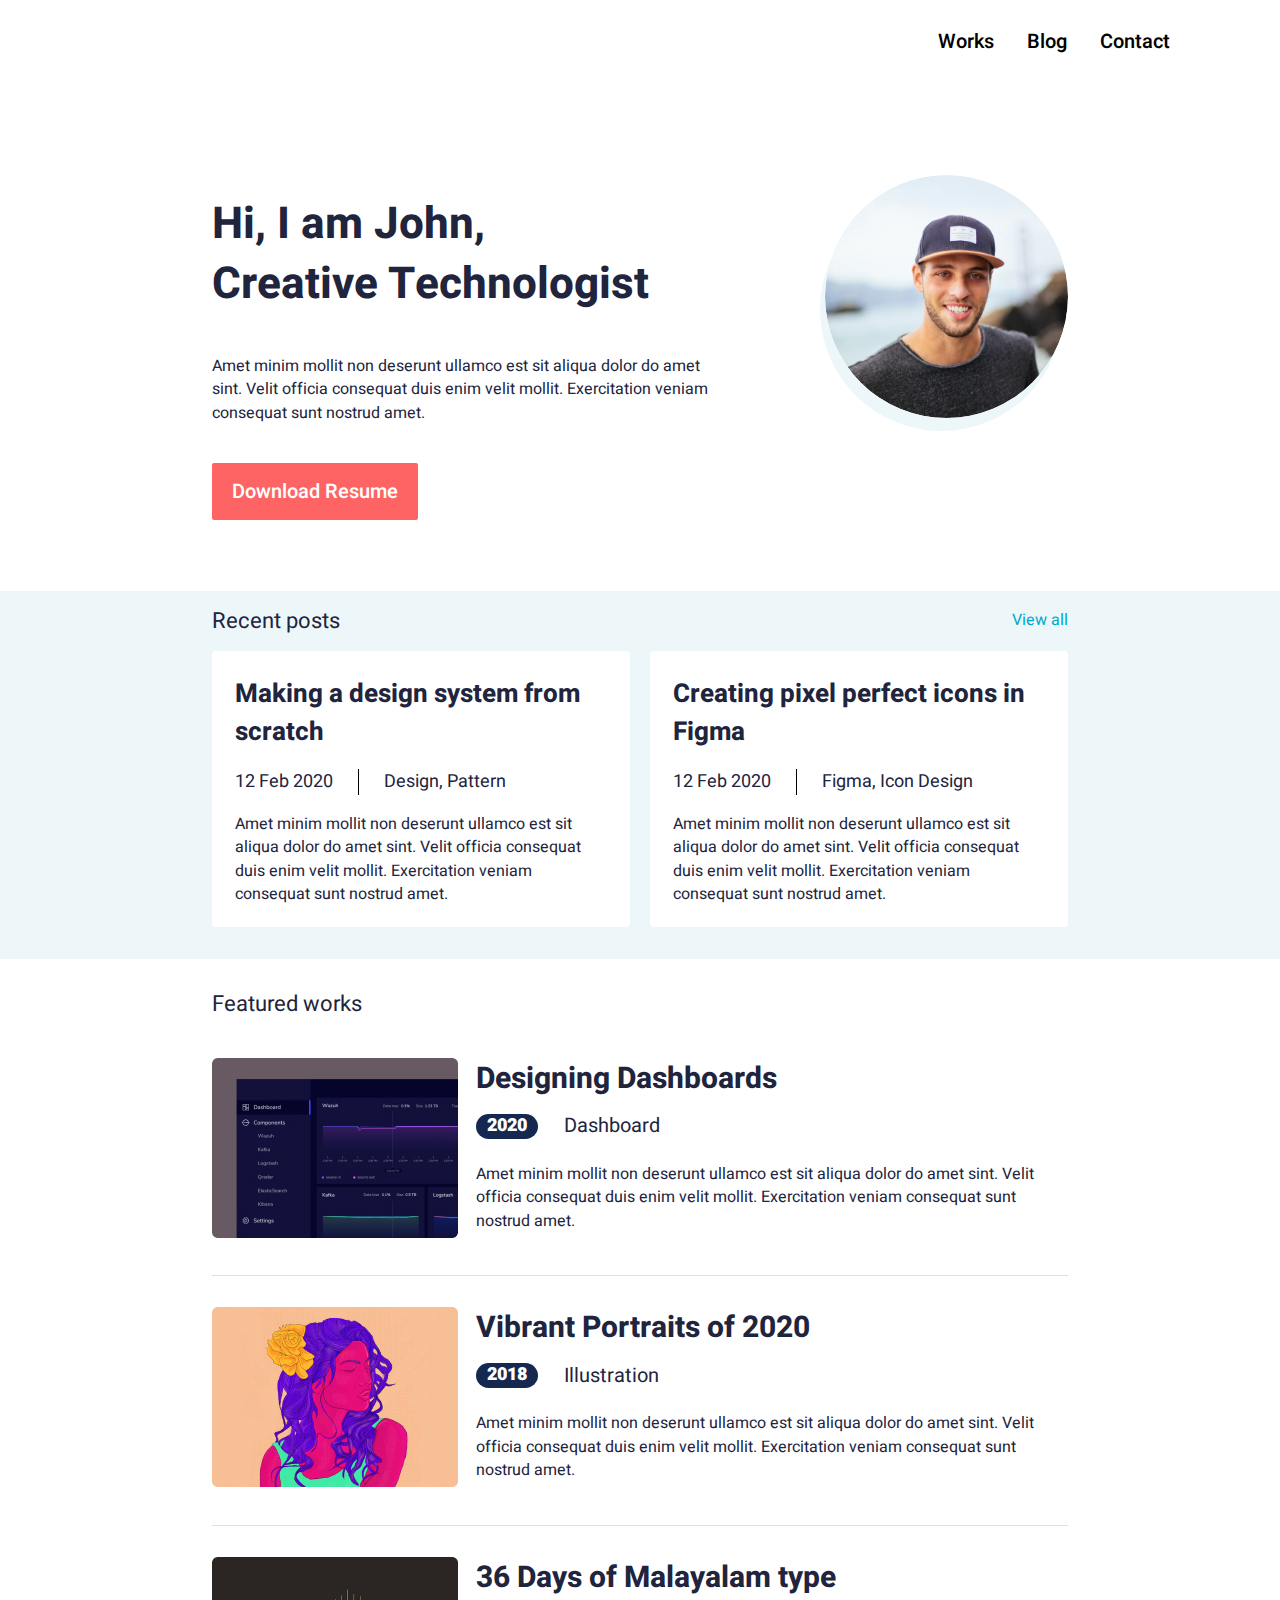
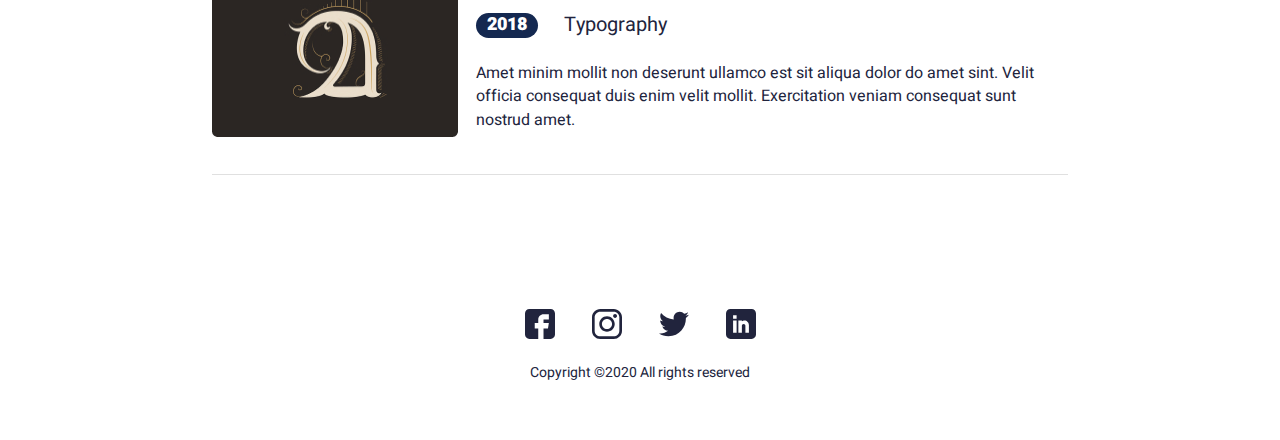
<file: index.html>
<!DOCTYPE html>
<html lang="uz">
<head>
    <meta charset="UTF-8">
    <meta http-equiv="X-UA-Compatible" content="IE=edge">
    <meta name="viewport" content="width=device-width, initial-scale=1.0">
    <title> John</title>
    <!--site icon -->
    <link rel="shortcut icon" href="photos/j-icon.png" type="image/x-icon">
    <!-- fonts -->
    
    <!-- font awesome -->
    <link rel="stylesheet" href="https://cdnjs.cloudflare.com/ajax/libs/font-awesome/6.0.0/css/all.min.css" integrity="sha512-9usAa10IRO0HhonpyAIVpjrylPvoDwiPUiKdWk5t3PyolY1cOd4DSE0Ga+ri4AuTroPR5aQvXU9xC6qOPnzFeg==" crossorigin="anonymous" referrerpolicy="no-referrer" />
    <!-- styles -->
    <link rel="stylesheet" href="css/normalize.css">
    <link rel="stylesheet" href="css/style.css">
    <link rel="stylesheet" href="css/media.css">
</head>
<body>
    <!-- header section -->
    <header class="header">
        <div class="header-container">
            <ul class="nav-list">
                <li class="nav-item"><a class="nav-item-link" href="works.html"target="blank"> Works</a></li>
                <li class="nav-item"><a class="nav-item-link" href="blog.html"target="blank">Blog</a></li>
                <li class="nav-item"><a class="nav-item-link" href="contact.html"target="blank"> Contact</a></li>
            </ul>
            <!-- threeline(hamburger) -->
            <div class="threeline">
                <span class="lines"></span>
                <span class="lines"></span>
                <span class="lines"></span>
            </div>
        </div>
    </header>
    <!-- main section -->
    <main class="main">
        
            <!-- hero -->
            <section class="hero">
                <div class="container hero-parent">
                    <div class="hero-text-content">
                        <h2 class="hero-title">Hi, I am John,<br>
                            Creative Technologist</h2>
                            <p class="hero-text">Amet minim mollit non deserunt ullamco est sit aliqua dolor do amet sint. Velit officia consequat duis enim velit mollit. Exercitation veniam consequat sunt nostrud amet.</p>
                            <button class="hero-btn">Download Resume</button>
                    </div>
                    <div class="hero-img"><img src="photos/hero-img.svg" srcset="photos/hero-img.svg 1x,photos/hero-img@2x.svg 2x" alt=""></div>
                </div>
            </section>
            <!-- recents  -->
            <section class="recents">
                <div class="container recents-parent">
                    
                    <!-- recents top -->
                    <div class="recents-top">
                        <h3 class="recents-title">Recent posts</h3>
                        <a href="#" class="recents-view-all">View all</a>
                    </div>

                    <!-- recents bottom -->
                    <div class="recents-bottom">
                        <!--recents card 1 -->
                        <div class="recents-card">
                            <h3 class="recents-card-title">Making a design system from scratch</h3>
                            <div class="recents-subtitle-rower"><h4 class="recents-card-subtitle">12 Feb 2020</h4>
                                <h4 class="recents-card-subtitle">Design, Pattern</h4></div>
                            <p class="recents-card-paragraph">Amet minim mollit non deserunt ullamco est sit aliqua dolor do amet sint. Velit officia consequat duis enim velit mollit. Exercitation veniam consequat sunt nostrud amet.</p>

                        </div>
                        <!-- racents card 2 -->
                        <div class="recents-card">
                            <h3 class="recents-card-title">Creating pixel perfect icons in Figma</h3>
                            <div class="recents-subtitle-rower"><h4 class="recents-card-subtitle">12 Feb 2020</h4>
                                <h4 class="recents-card-subtitle">Figma, Icon Design</h4></div>
                            <p class="recents-card-paragraph">Amet minim mollit non deserunt ullamco est sit aliqua dolor do amet sint. Velit officia consequat duis enim velit mollit. Exercitation veniam consequat sunt nostrud amet.</p>

                        </div>
                    </div>
                </div>
            </section> 
            <!-- featured -->
            <section class="featured">
                <div class="container featured-only-mobile">
                    <h4 class="featured-top0title">Featured works</h4>
                    <!-- featured card 1 -->
                    <a class="featured-card" href="detail1.html">
                        <div class="featured-card-img"><img src="photos/img1.jpg" alt="card img" srcset="photos/img1.jpg 1x, photos/img1.jpg 2x"
                            width="246" height="180"></div>
                        <div class="featured-card-text">
                            <h3 class="featured-card-title">Designing Dashboards</h3>
                            <div class="featured-card-subtitle">
                                <div class="featured-card-year-bg">
                                    <h4 class="featured-card-year">2020</h4>
                                </div>
                                <h3 class="featured-card-recommend">Dashboard</h3>
                            </div>
                            <p class="featured-card-paragraph">Amet minim mollit non deserunt ullamco est sit aliqua dolor do amet sint. Velit officia consequat duis enim velit mollit. Exercitation veniam consequat sunt nostrud amet.</p>
                        </div>

                    </a>
                    <!-- featured card 2 -->
                    <a class="featured-card" href="detail1.html">
                        <div class="featured-card-img"><img src="photos/img2.jpg" alt="card img" srcset="photos/img2.jpg 1x, photos/img2.jpg 2x"
                            width="246" height="180"></div>
                        <div class="featured-card-text">
                            <h3 class="featured-card-title">Vibrant Portraits of 2020</h3>
                            <div class="featured-card-subtitle">
                                <div class="featured-card-year-bg">
                                    <h4 class="featured-card-year">2018</h4>
                                </div>
                                <h3 class="featured-card-recommend">Illustration</h3>
                            </div>
                            <p class="featured-card-paragraph">Amet minim mollit non deserunt ullamco est sit aliqua dolor do amet sint. Velit officia consequat duis enim velit mollit. Exercitation veniam consequat sunt nostrud amet.</p>
                        </div>

                    </a>
                    <!-- featured card 3 -->
                    <a class="featured-card" href="detail1.html">
                        <div class="featured-card-img"><img src="photos/img3.jpg" alt="card img" srcset="photos/img3.jpg 1x, photos/img3.jpg 2x"
                            width="246" height="180"></div>
                        <div class="featured-card-text">
                            <h3 class="featured-card-title">36 Days of Malayalam type</h3>
                            <div class="featured-card-subtitle">
                                <div class="featured-card-year-bg">
                                    <h4 class="featured-card-year">2018</h4>
                                </div>
                                <h3 class="featured-card-recommend">Typography</h3>
                            </div>
                            <p class="featured-card-paragraph">Amet minim mollit non deserunt ullamco est sit aliqua dolor do amet sint. Velit officia consequat duis enim velit mollit. Exercitation veniam consequat sunt nostrud amet.</p>
                        </div>

                    </a>
                </div>
            </section>
        
    </main>
    <!-- footer section -->
    <footer class="footer">
        <div class="container">
            <div class="social-media">
                <a href="#"><img src="photos/fb.svg" alt="facebook  icon" width="30" height="30"></a>
                <a href="#"><img src="photos/insta.svg" alt="insta icon" width="30" height="30"></a>
                <a href="#"><img src="photos/twitter.svg" alt="twitter icon"width="30" height="30"></a>
                <a href="#"><img src="photos/Linkedin.svg" alt="linkedin icon"width="30" height="30"></a>
            </div>
            <h3 class="copyright">Copyright &copy2020 All rights reserved
            </h3>
        </div>
    </footer> 
</body>
</html>
</file>
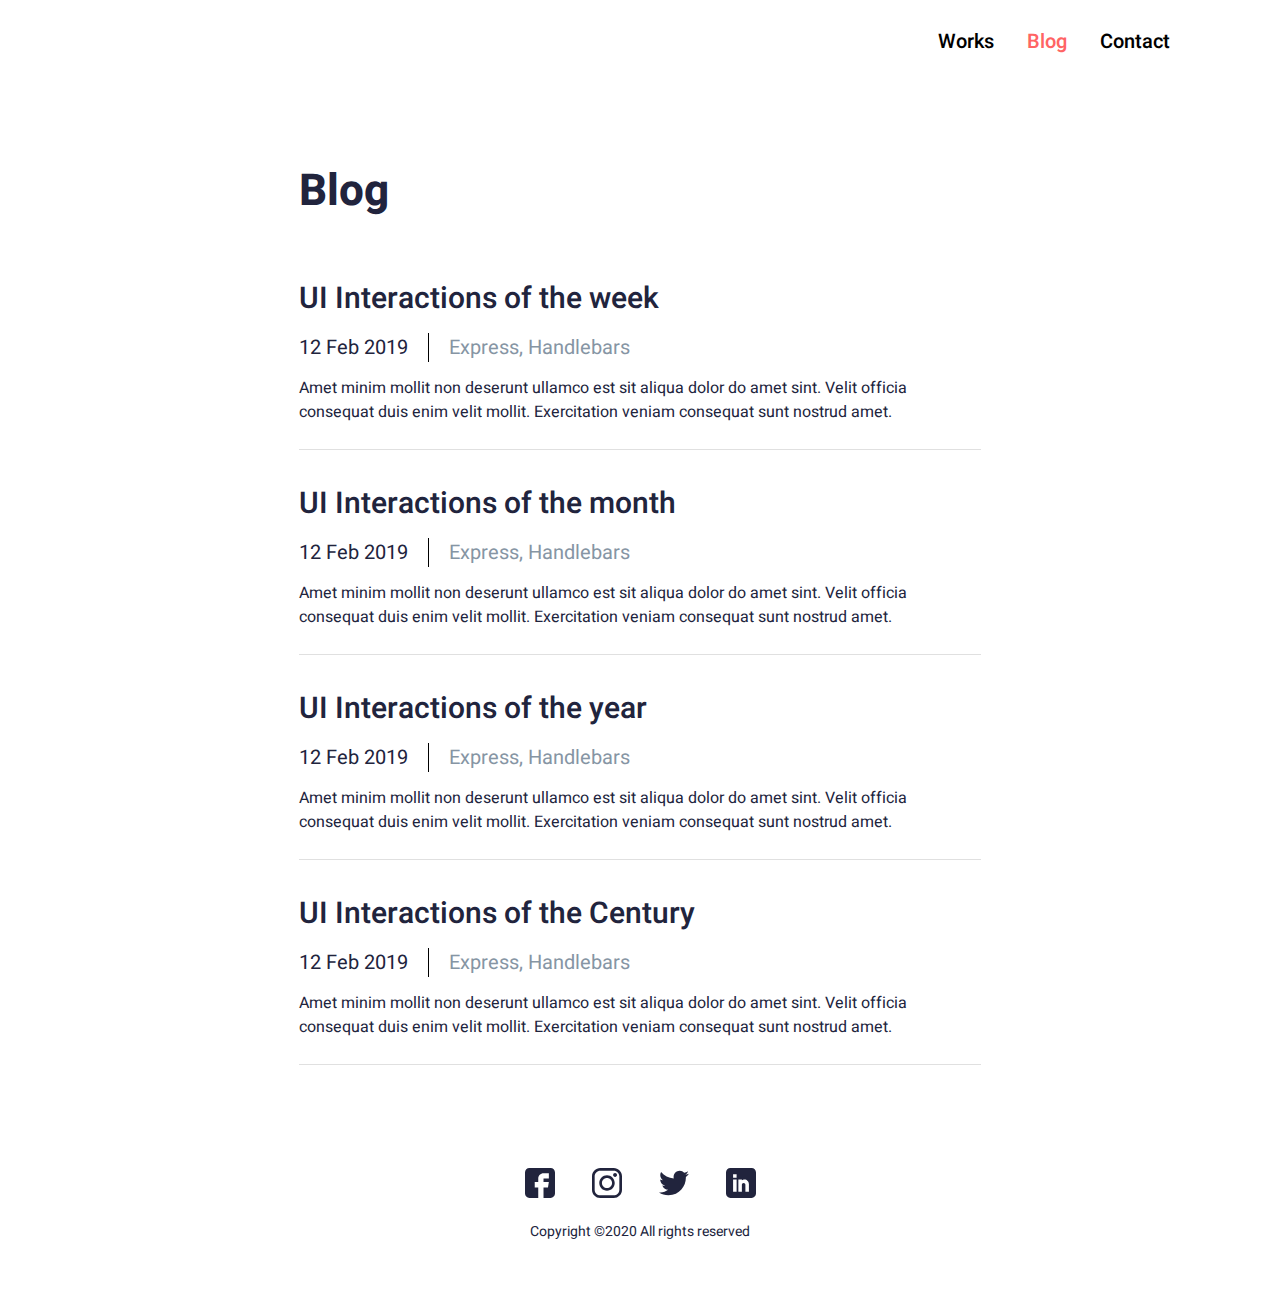
<file: blog.html>
<!DOCTYPE html>
<html lang="uz">
<head>
    <meta charset="UTF-8">
    <meta http-equiv="X-UA-Compatible" content="IE=edge">
    <meta name="viewport" content="width=device-width, initial-scale=1.0">
    <title> John/Blog</title>
    <!--site icon -->
    <link rel="shortcut icon" href="photos/j-icon.png" type="image/x-icon">
    <!-- fonts -->
    
    <!-- font awesome -->
    <link rel="stylesheet" href="https://cdnjs.cloudflare.com/ajax/libs/font-awesome/6.0.0/css/all.min.css" integrity="sha512-9usAa10IRO0HhonpyAIVpjrylPvoDwiPUiKdWk5t3PyolY1cOd4DSE0Ga+ri4AuTroPR5aQvXU9xC6qOPnzFeg==" crossorigin="anonymous" referrerpolicy="no-referrer" />
    <!-- styles -->
    <link rel="stylesheet" href="css/normalize.css">
    <link rel="stylesheet" href="css/style.css">
    <link rel="stylesheet" href="css/media.css">
</head>
<body>
    <!-- header section -->
    <!--blog header styles in style.css  -->
    <header class="header">
        <div class="header-container">
            <ul class="nav-list">
                <li class="nav-item"><a class="nav-item-link" href="works.html"target="blank"> Works</a></li>
                <li class="nav-item"><a class="nav-item-link active1" href="blog.html"target="blank">Blog</a></li>
                <li class="nav-item"><a class="nav-item-link" href="contact.html"target="blank"> Contact</a></li>
            </ul>
            <!-- threeline(hamburger) -->
            <div class="threeline">
                <span class="lines"></span>
                <span class="lines"></span>
                <span class="lines"></span>
            </div>
        </div>
    </header>
    <!-- main -->
    <main class="main">
        <!-- blog -->
        <section class="blog">
            <div class="blog-container">
                <h2 class="blog-top-title">Blog</h2>
                <div class="blog-cards">
                    <!-- blog card 1 -->
                    <div class="blog-card">
                        <h3 class="blog-title">UI Interactions of the week</h3>
                        <div class="blog-wrap"><h3 class="blog-wrap-year">12 Feb 2019</h3>
                        <p class="blog-wrap-recommend">Express, Handlebars</p>
                        </div>
                        <p class="blog-paragraph">Amet minim mollit non deserunt ullamco est sit aliqua dolor do amet sint. Velit officia consequat duis enim velit mollit. Exercitation veniam consequat sunt nostrud amet.</p>
                    </div>

                    <!-- blog card 2 -->
                    <div class="blog-card">
                        <h3 class="blog-title">UI Interactions of the month</h3>
                        <div class="blog-wrap"><h3 class="blog-wrap-year">12 Feb 2019</h3>
                        <p class="blog-wrap-recommend">Express, Handlebars</p>
                        </div>
                        <p class="blog-paragraph">Amet minim mollit non deserunt ullamco est sit aliqua dolor do amet sint. Velit officia consequat duis enim velit mollit. Exercitation veniam consequat sunt nostrud amet.</p>
                    </div>

                    <!-- blog card 3 -->
                    <div class="blog-card">
                        <h3 class="blog-title">UI Interactions of the year</h3>
                        <div class="blog-wrap"><h3 class="blog-wrap-year">12 Feb 2019</h3>
                        <p class="blog-wrap-recommend">Express, Handlebars</p>
                        </div>
                        <p class="blog-paragraph">Amet minim mollit non deserunt ullamco est sit aliqua dolor do amet sint. Velit officia consequat duis enim velit mollit. Exercitation veniam consequat sunt nostrud amet.</p>
                    </div>

                    <!-- blog card 4 -->
                    <div class="blog-card">
                        <h3 class="blog-title">UI Interactions of the Century</h3>
                        <div class="blog-wrap"><h3 class="blog-wrap-year">12 Feb 2019</h3>
                        <p class="blog-wrap-recommend">Express, Handlebars</p>
                        </div>
                        <p class="blog-paragraph">Amet minim mollit non deserunt ullamco est sit aliqua dolor do amet sint. Velit officia consequat duis enim velit mollit. Exercitation veniam consequat sunt nostrud amet.</p>
                    </div>
                </div>
            </div>
        </section>
    </main>
    <!-- footer section -->
    <!-- blog footer styles in style.css -->
    
    <footer class="footer">
        <div class="container">
            <div class="social-media">
                <a href="#"><img src="photos/fb.svg" alt="facebook icon" width="30" height="30"></a>
                <a href="#"><img src="photos/insta.svg" alt="insta icon" width="30" height="30"></a>
                <a href="#"><img src="photos/twitter.svg" alt="twitter icon"width="30" height="30"></a>
                <a href="#"><img src="photos/Linkedin.svg" alt="linkedin icon"width="30" height="30"></a>
            </div>
            <h3 class="copyright">Copyright &copy2020 All rights reserved
            </h3>
        </div>
    </footer>
</body>
</file>
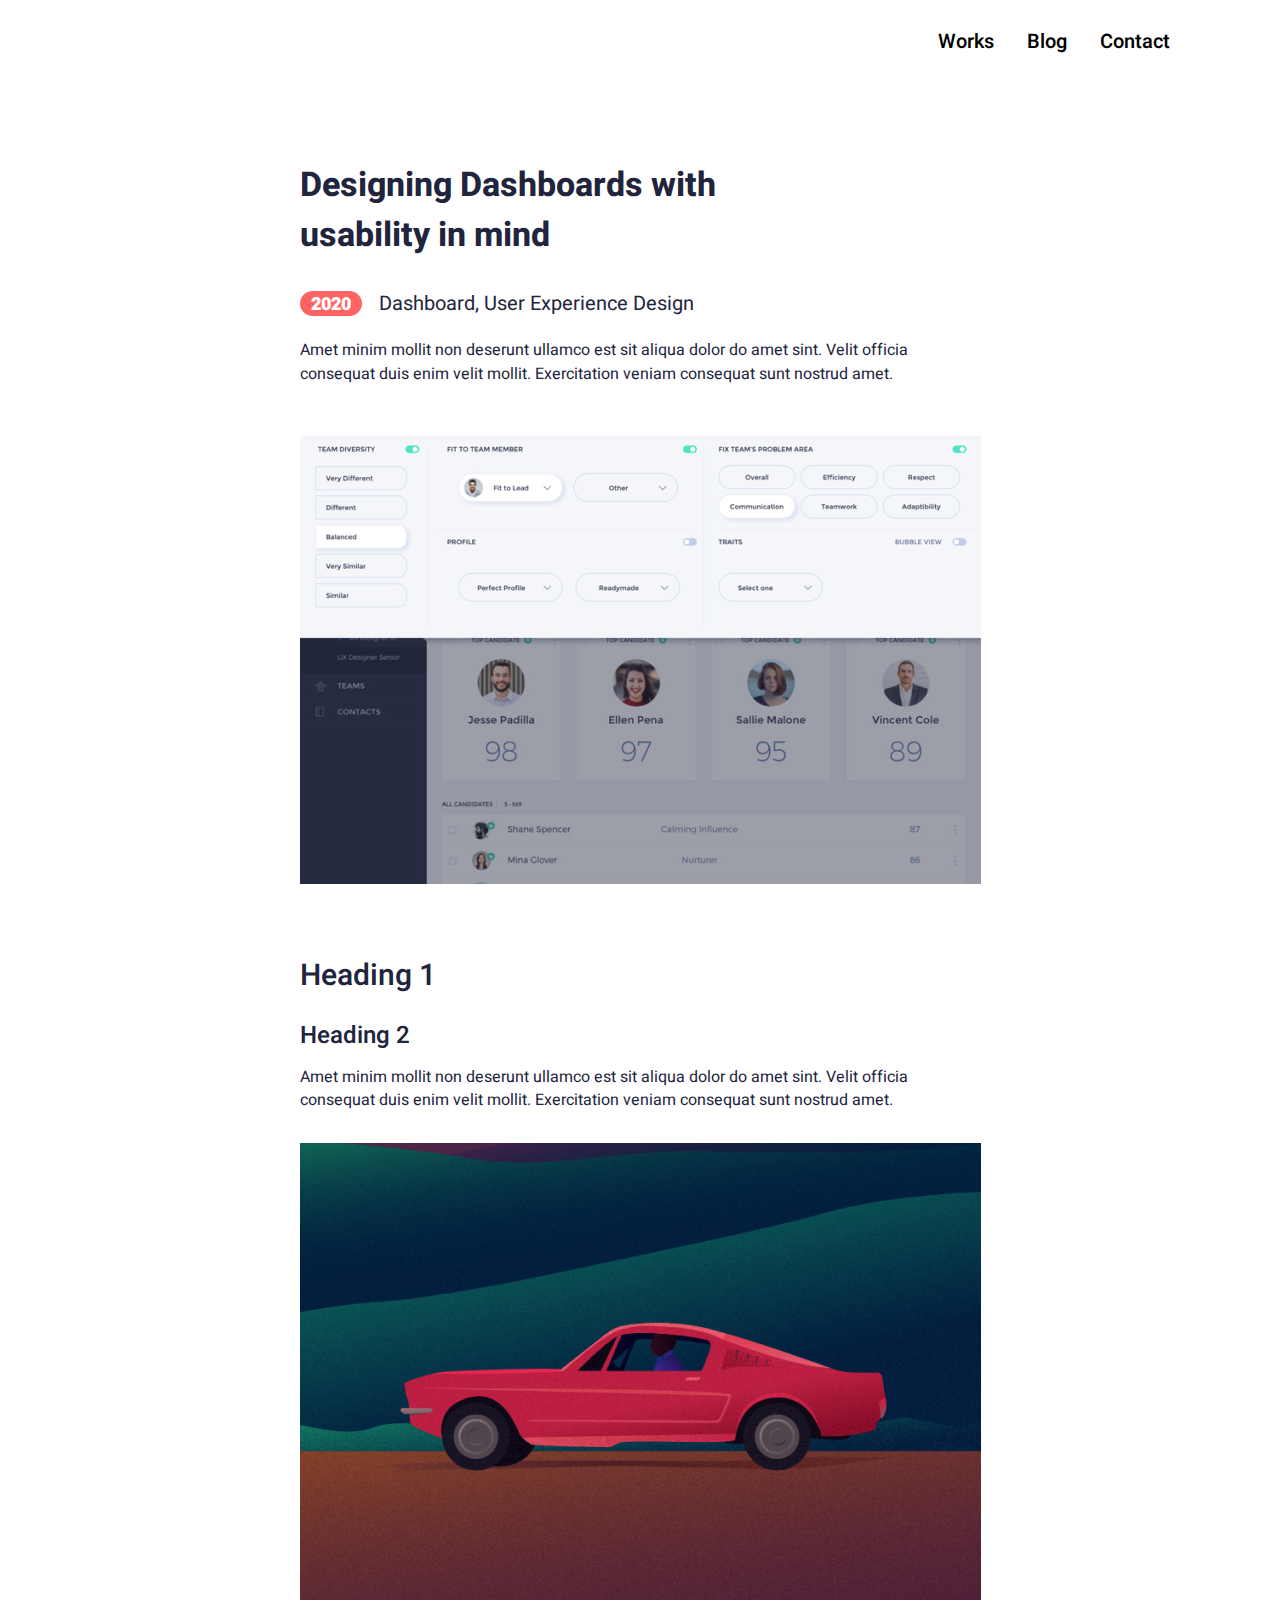
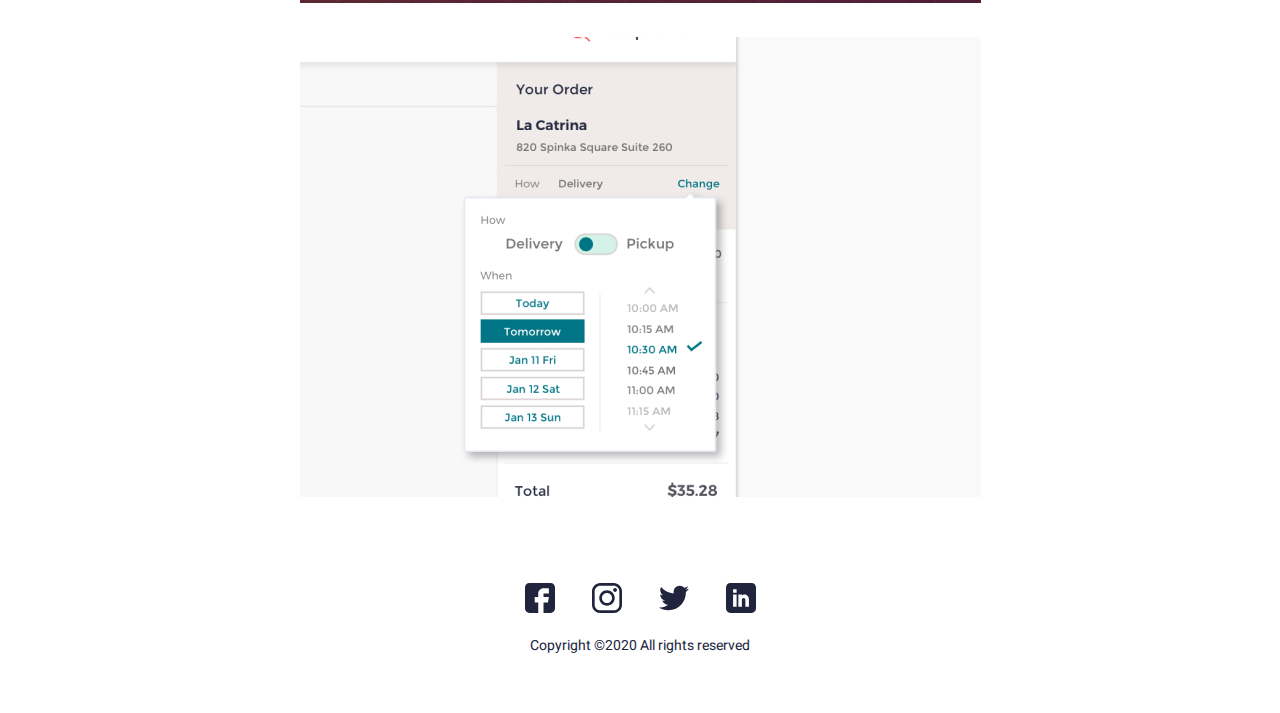
<file: detail1.html>
<!DOCTYPE html>
<html lang="uz">
<head>
    <meta charset="UTF-8">
    <meta http-equiv="X-UA-Compatible" content="IE=edge">
    <meta name="viewport" content="width=device-width, initial-scale=1.0">
    <title> John/detail</title>
    <!--site icon -->
    <link rel="shortcut icon" href="photos/j-icon.png" type="image/x-icon">
    <!-- fonts -->
    
    <!-- font awesome -->
    <link rel="stylesheet" href="https://cdnjs.cloudflare.com/ajax/libs/font-awesome/6.0.0/css/all.min.css" integrity="sha512-9usAa10IRO0HhonpyAIVpjrylPvoDwiPUiKdWk5t3PyolY1cOd4DSE0Ga+ri4AuTroPR5aQvXU9xC6qOPnzFeg==" crossorigin="anonymous" referrerpolicy="no-referrer" />
    <!-- styles -->
    <link rel="stylesheet" href="css/normalize.css">
    <link rel="stylesheet" href="css/style.css">
    <link rel="stylesheet" href="css/media.css">
</head>
<body>
    <!-- header section -->
    <header class="header">
        <div class="header-container">
            <ul class="nav-list">
                <li class="nav-item"><a class="nav-item-link"     href="works.html"target="blank"> Works</a></li>
                <li class="nav-item"><a class="nav-item-link"     href="blog.html"target="blank">Blog</a></li>
                <li class="nav-item"><a class="nav-item-link"     href="contact.html"target="blank"> Contact</a></li>
            </ul>
            <!-- threeline(hamburger) -->
            <div class="threeline">
                <span class="lines"></span>
                <span class="lines"></span>
                <span class="lines"></span>
            </div>
        </div>
    </header>
    <!--main  -->
    <main class="main">
        <!-- main top -->
        <section class="main-top">
            <div class="detail-container ali">
                <div class="main-top-text-content">
                    <h2 class="main-top-title">
                        Designing Dashboards with usability in mind
                    </h2>
                    <div class="main-top-wrap">
                        <div class="main-top-year-bg">
                            <h3 class="main-top-year">2020</h3>
                        </div>
                        <h3 class="main-top-recommend">Dashboard, User Experience Design</h3>
                    </div>
                    
                    <p class="main-top-paragraph">Amet minim mollit non deserunt ullamco est sit aliqua dolor do amet sint. Velit officia consequat duis enim velit mollit. Exercitation veniam consequat sunt nostrud amet.</p>
                </div>
                <div class="main-top-img"><img class="main-top-image" src="photos/detail-maintop-img.jpg" alt="detail img" srcset="photos/detail-maintop-img.jpg 1x, photos/detail-maintop-img@2x.jpg 2x"> </div>
            </div>
        </section>
        <!-- main center -->
        <section class="main-center">
            <div class="detail-container">
                <div class="main-center-text-conten">
                    <h2 class="main-center-title">Heading 1</h2>
                    <h3 class="main-center-subtitle">Heading 2</h3>
                    <p class="main-center-paragraph">Amet minim mollit non deserunt ullamco est sit aliqua dolor do amet sint. Velit officia consequat duis enim velit mollit. Exercitation veniam consequat sunt nostrud amet.</p>
                </div>
                <div class="main-center-img-cover">
                    <img class="main-center-img
                    " src="photos/detail-maincenter-img.jpg" srcset="photos/detail-maincenter-img.jpg 1x, photos/detail-maincenter-img@2x.jpg" alt="img of detail">
                    
                    <img class="main-center-img
                    " src="photos/detail-maincenter-img2.jpg" srcset="photos/detail-maincenter-img2.jpg 1x, photos/detail-maincenter-img2@2x.jpg" alt="img of detail" >
                </div>
            </div>
        </section>
    </main>
    <!-- footer section -->
    <!-- detail footer styles in style.css -->
    <footer class="footer">
        <div class="container">
            <div class="social-media">
                <a href="#"><img src="photos/fb.svg" alt="facebook  icon" width="30" height="30"></a>
                <a href="#"><img src="photos/insta.svg" alt="insta icon" width="30" height="30"></a>
                <a href="#"><img src="photos/twitter.svg" alt="twitter icon"width="30" height="30"></a>
                <a href="#"><img src="photos/Linkedin.svg" alt="linkedin icon"width="30" height="30"></a>
            </div>
            <h3 class="copyright">Copyright &copy2020 All rights reserved
            </h3>
        </div>
    </footer>




</body>
</file>
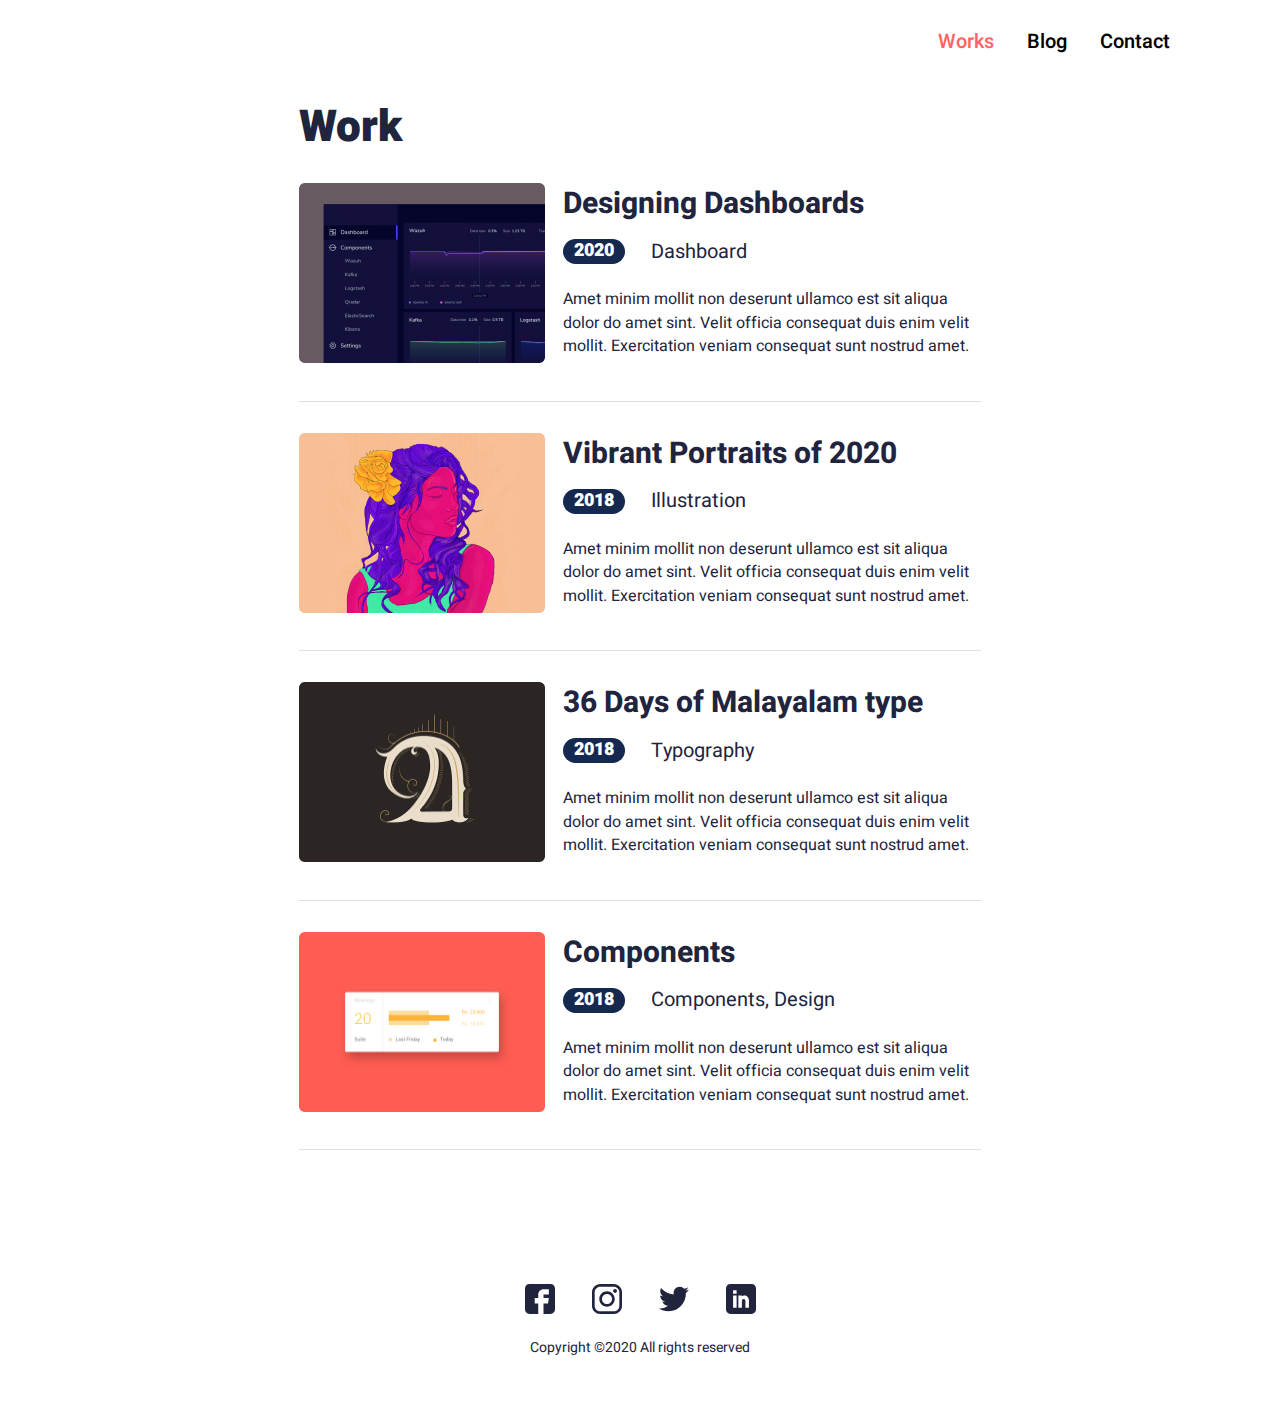
<file: works.html>
<!DOCTYPE html>
<html lang="uz">
<head>
    <meta charset="UTF-8">
    <meta http-equiv="X-UA-Compatible" content="IE=edge">
    <meta name="viewport" content="width=device-width, initial-scale=1.0">
    <title> John/works</title>
    <!--site icon -->
    <link rel="shortcut icon" href="photos/j-icon.png" type="image/x-icon">
    <!-- fonts -->
    
    <!-- font awesome -->
    <link rel="stylesheet" href="https://cdnjs.cloudflare.com/ajax/libs/font-awesome/6.0.0/css/all.min.css" integrity="sha512-9usAa10IRO0HhonpyAIVpjrylPvoDwiPUiKdWk5t3PyolY1cOd4DSE0Ga+ri4AuTroPR5aQvXU9xC6qOPnzFeg==" crossorigin="anonymous" referrerpolicy="no-referrer" />
    <!-- styles -->
    <link rel="stylesheet" href="css/normalize.css">
    <link rel="stylesheet" href="css/style.css">
    <link rel="stylesheet" href="css/media.css">
</head>
<body>
    <!-- header section -->
    <!-- blog header styles in style.css -->
    <header class="header">
        <div class="header-container">
            <ul class="nav-list">
                <li class="nav-item "><a class="nav-item-link active1" href="works.html" target="blank"> Works</a></li>
                <li class="nav-item"><a class="nav-item-link" href="blog.html"target="blank">Blog</a></li>
                <li class="nav-item"><a class="nav-item-link" href="contact.html"target="blank"> Contact</a></li>
            </ul>
            <!-- threeline(hamburger) -->
            <div class="threeline">
                <span class="lines"></span>
                <span class="lines"></span>
                <span class="lines"></span>
            </div>
        </div>
    </header>
    <!-- main section -->
    <main class="main">
        <!-- featured -->
        <section class="featured">
            <section class="blog-container featured-only-mobile">
                <h4 class="works-featured-top-title">Work</h4>
                <!-- featured card 1 -->
                <a class="featured-card" href="detail1.html">
                    <div class="featured-card-img"><img src="photos/img1.jpg" alt="card img" srcset="photos/img1.jpg 1x, photos/img1@2x.jpg 2x"
                        width="246" height="180"></div>
                    <div class="featured-card-text">
                        <h3 class="featured-card-title">Designing Dashboards</h3>
                        <div class="featured-card-subtitle">
                            <div class="featured-card-year-bg">
                                <h4 class="featured-card-year">2020</h4>
                            </div>
                            <h3 class="featured-card-recommend">Dashboard</h3>
                        </div>
                        <p class="featured-card-paragraph">Amet minim mollit non deserunt ullamco est sit aliqua dolor do amet sint. Velit officia consequat duis enim velit mollit. Exercitation veniam consequat sunt nostrud amet.</p>
                    </div>

                </a>
                <!-- featured card 2 -->
                <a class="featured-card" href="detail1.html">
                    <div class="featured-card-img"><img src="photos/img2.jpg" alt="card img" srcset="photos/img2.jpg 1x, photos/img2@2x.jpg 2x"
                        width="246" height="180"></div>
                    <div class="featured-card-text">
                        <h3 class="featured-card-title">Vibrant Portraits of 2020</h3>
                        <div class="featured-card-subtitle">
                            <div class="featured-card-year-bg">
                                <h4 class="featured-card-year">2018</h4>
                            </div>
                            <h3 class="featured-card-recommend">Illustration</h3>
                        </div>
                        <p class="featured-card-paragraph">Amet minim mollit non deserunt ullamco est sit aliqua dolor do amet sint. Velit officia consequat duis enim velit mollit. Exercitation veniam consequat sunt nostrud amet.</p>
                    </div>

                </a>
                <!-- featured card 3 -->
                <a class="featured-card" href="detail1.html">
                    <div class="featured-card-img"><img src="photos/img3.jpg" alt="card img" srcset="photos/img3.jpg 1x, photos/img3@2x.jpg 2x"
                        width="246" height="180"></div>
                    <div class="featured-card-text">
                        <h3 class="featured-card-title">36 Days of Malayalam type</h3>
                        <div class="featured-card-subtitle">
                            <div class="featured-card-year-bg">
                                <h4 class="featured-card-year">2018</h4>
                            </div>
                            <h3 class="featured-card-recommend">Typography</h3>
                        </div>
                        <p class="featured-card-paragraph">Amet minim mollit non deserunt ullamco est sit aliqua dolor do amet sint. Velit officia consequat duis enim velit mollit. Exercitation veniam consequat sunt nostrud amet.</p>
                    </div>
                </a>
                <!-- featured card 4 -->
                <a class="featured-card" href="detail1.html">
                    <div class="featured-card-img"><img src="photos/img4.jpg" alt="card img" srcset="photos/img4.jpg 1x, photos/img4@2x.jpg 2x"
                        width="246" height="180"></div>
                    <div class="featured-card-text">
                        <h3 class="featured-card-title">Components</h3>
                        <div class="featured-card-subtitle">
                            <div class="featured-card-year-bg">
                                <h4 class="featured-card-year">2018</h4>
                            </div>
                            <h3 class="featured-card-recommend">Components, Design</h3>
                        </div>
                        <p class="featured-card-paragraph">Amet minim mollit non deserunt ullamco est sit aliqua dolor do amet sint. Velit officia consequat duis enim velit mollit. Exercitation veniam consequat sunt nostrud amet.</p>
                    </div>
                </a>
            </section>
        </section>

    </main>
    <!-- footer -->
    <!-- works footer styles in style.css -->
    <footer class="footer">
        <div class="container">
            <div class="social-media">
                <a href="#"><img src="photos/fb.svg" alt="facebook  icon" width="30" height="30"></a>
                <a href="#"><img src="photos/insta.svg" alt="insta icon" width="30" height="30"></a>
                <a href="#"><img src="photos/twitter.svg" alt="twitter icon"width="30" height="30"></a>
                <a href="#"><img src="photos/Linkedin.svg" alt="linkedin icon"width="30" height="30"></a>
            </div>
            <h3 class="copyright">Copyright &copy2020 All rights reserved
            </h3>
        </div>
    </footer>



</body>
</file>
<file: css/style.css>
*{
    /* outline: 1px solid red; */
}
/* heebo-regular - latin */
@font-face {
    font-family: 'Heebo';
    font-style: normal;
    font-weight: 400;
    src: local(''),
         url('../fonts/heebo-v18-latin-regular.woff2') format('woff2'), /* Chrome 26+, Opera 23+, Firefox 39+ */
         url('../fonts/heebo-v18-latin-regular.woff') format('woff'); /* Chrome 6+, Firefox 3.6+, IE 9+, Safari 5.1+ */
}
/* heebo-500 - latin */
@font-face {
    font-family: 'Heebo';
    font-style: normal;
    font-weight: 500;
    src: local(''),
       url('../fonts/heebo-v18-latin-500.woff2') format('woff2'),/* Chrome 26+, Opera 23+, Firefox 39+ */
       url('../fonts/heebo-v18-latin-500.woff') format('woff'); * Chrome 6+, Firefox 3.6+, IE 9+, Safari 5.1+ */
}
/* heebo-700 - latin */
@font-face {
    font-family: 'Heebo';
    font-style: normal;
    font-weight: 700;
    src: local(''),
       url('../fonts/heebo-v18-latin-700.woff2') format('woff2'),/* Chrome 26+, Opera 23+, Firefox 39+ */
       url('../fonts/heebo-v18-latin-700.woff') format('woff'); * Chrome 6+, Firefox 3.6+, IE 9+, Safari 5.1+ */
}
/* heebo-900 - latin */
@font-face {
    font-family: 'Heebo';
    font-style: normal;
    font-weight: 900;
    src: local(''),
       url('../fonts/heebo-v18-latin-900.woff2') format('woff2'),/* Chrome 26+, Opera 23+, Firefox 39+ */
       url('../fonts/heebo-v18-latin-900.woff') format('woff'); * Chrome 6+, Firefox 3.6+, IE 9+, Safari 5.1+ */
}


/* global styles */
*,
*::after,
*::before{
    margin: 0;
    padding: 0;
    box-sizing: border-box;
}
html{
    font-size: 10px;
    height: 100%;
}
body{
    font-family:'Heebo';
    font-size: 1.6rem;
    font-weight: 400;
    line-height: 2.35rem;
    color:var(--basic-color);
    scroll-behavior: smooth;
    height: 100%;
    background-color: #fff;
}
.container{
    width: 100%;
    max-width: 896px;
    padding: 0 2rem;
    margin: 0 auto;
}
/* variables */
:root{
    --basic-color:#21243D;
    --btn-bg-hover:#FF6464;
    --recents-bgc:#EDF7FA;
    --white-color:#fff;
    --linker-color:#00A8CC;
    --year-bgc:#142850;
    --light-color:#8695A4;
    --nav-item-color:#000;
    --hr-color:#E0E0E0;
}
/* /global styles */



/* HEADER SECTION */
.header { 
    padding: 2.7rem 0;
}
.header-container {
    width: 100%;
    max-width: 944px;
    padding: 0 6rem;
    margin: 0 auto;
}
.nav-list {
    display: flex;
    list-style: none;
    margin-left: 710px;
}

.threeline{
    display: none;
}
.nav-item:not(:last-child) {
    margin-right: 3.3rem;


}
.nav-item a:hover{
    opacity: 0.8;

}
.nav-item a:active{
    opacity: 0.6;

}
.nav-item-link{
    font-weight: 500;
    font-size: 2rem;
    line-height: 2.938rem;
    color: var(--nav-item-color);
    text-decoration: none;
    display: inline-block;
    

}
.active1{
    color:var(--btn-bg-hover) ; 
}


/* MAIN SECTION */


/* hero */


.hero {
    padding:11.13rem 0 7.1rem 0 ;
}
.hero-parent {
    display: flex;
    justify-content: space-between;

}
.hero-title {
    font-weight: 700;
    font-size: 4.4rem;
    line-height: 6rem;
    color: var(--basic-color);
    margin-bottom: 4rem;
}
.hero-text{
    width: 497px;
    margin-bottom: 3.8rem;
}
.hero-btn:hover{
    opacity: 0.8;
}
.hero-btn:active{
    opacity: 0.6;
}
.hero-btn {
    font-weight: 500;
    font-size: 2rem;
    padding: 1.7rem 2rem;
    color: var(--white-color);
    background-color: var(--btn-bg-hover);
    border-radius: 0.2rem;
    border: none;
}
.hero-img img{
    box-shadow: -5px 13px 0 #EDF7FA;
    border-radius: 50%;
    margin-top: -2rem;
}
/* recents */
.recents{
    background-color: var(--recents-bgc);
    padding-bottom: 3.2rem;
}
.recents-parent {
    display: flex;
    flex-direction: column;
}
.recents-top {
    display: flex;
    align-items: center;
    justify-content: space-between;
}
.recents-title {
    font-weight: 400;
    font-size: 2.2rem;
    line-height: 6rem;
    color: var(--basic-color);
}
.recents-view-all {
    text-decoration: none;
    color: var(--linker-color);
}
.recents-bottom {
    display: flex;
    justify-content: space-between;
    align-items: center;
}
.recents-card {
    display: inline-block;
    background-color: var(--white-color);
    border-radius: 0.4rem;
    padding: 2.4rem 2.1rem 2rem 2.3rem;
}
.recents-card-title { 
    width: 374px;
    font-weight: 700;
    font-size: 2.6rem;
    line-height: 3.819rem;
    color: var(--basic-color);
    margin-bottom: 1.7rem;

}
.recents-subtitle-rower{
    display: flex;
    align-items: center;
    margin-bottom: 1.8rem;
}
.recents-card-subtitle:not(:last-child){
    border-right: 1px solid var(--nav-item-color);
    margin-right: 2.5rem;
    padding-right: 2.5rem;

}

.recents-card-subtitle {
    font-size: 1.8rem;
    font-weight: 400;
    line-height: 2.644rem;
    color: var(--basic-color);
}
.recents-card-paragraph {   
    width: 368px;

}
/* featured works top title */
.works-featured-top-title{
    font-weight: 900;
    font-size: 4.4rem;
    line-height: 6rem;
    color: var(--basic-color);
    margin-bottom: 2.5rem;
}
/* featured */
.featured {
    padding: 1.5rem 0 8.3rem 0;
}
.featured-top0title {
    font-weight: 400;
    font-size: 2.2rem;
    line-height: 6rem;
    color: var(--basic-color);
    margin-bottom: 2.4rem;
}
.featured-card:not(:last-child){
    margin-bottom: 3.1rem;
}
.featured-card {
    text-decoration: none;
    display: flex;
    border-bottom: 1px solid #E0E0E0 ;
    padding-bottom: 3rem;
}
.featured-card-img {
    margin-right: 1.8rem;
}
.featured-card-text {
    margin-top: 1rem;
}
.featured-card-title {
    font-weight: 700;
    font-size: 3rem;
    color: var(--basic-color);
    margin-bottom: 2rem;
}
.featured-card-subtitle {
    display: flex;
    align-items: center;
    margin-bottom: 2.2rem;
}
.featured-card-year-bg {
    width: 6.2rem;
    height: 2.5rem;
    border-radius: 1.6rem;
    background-color: var(--year-bgc);
    text-align: center;
    display: block;
    margin-right: 2.6rem;
}
.featured-card-year {
    font-weight: 900;
    font-size: 1.8rem;
    color: var(--white-color);

}
.featured-card-recommend {
    font-weight: 400;
    font-size: 2rem;
    line-height: 2.938rem;
    color: var(--basic-color);
}
.featured-card-paragraph{
    font-weight: 400;
    color: var(--basic-color);
}
/* footer section */
.footer {
    text-align: center;
    padding: 5.1rem 0 5.4rem 0;
}
.social-media{
    margin-bottom: 1.3rem;
}
.social-media a:not(:last-child) {
    margin-right: 3.3rem;
    

}
.copyright {
    font-weight: 400;
    font-size: 1.4rem;
    line-height: 2.56rem;
    color: var(--basic-color);
}

/* NAV BLOG SECTION */
.blog-container {
    width: 100%;
    max-width: 722px;
    padding: 0 2rem;
    margin: 0 auto;

}
.blog-top-title {
    font-weight: 700;
    font-size: 4.4rem;
    line-height: 6rem;
    color: var(--basic-color);
    margin-top: 7.9rem;
    margin-bottom: 5.5rem;
}
.blog-cards {
}
.blog-card {
    border-bottom: 1px solid var(--hr-color);
    padding-bottom: 2.5rem;
}
.blog-card:not(:last-child){
    margin-bottom: 3.2rem;
}
.blog-card:last-child{
    margin-bottom: 5.2rem;
}
.blog-title {
    font-weight: 500;
    font-size: 3rem;
    line-height: 4.4rem;
    color: var(--basic-color);
    margin-bottom: 1.2rem;
}
.blog-wrap {
    display: flex;
    align-items: center;
    margin-bottom: 1.5rem;
}
.blog-wrap-year {
    font-weight: 400;
    font-size: 2rem;
    line-height: 2.9rem;
    color: var(--basic-color);
    border-right: 1px solid var(--nav-item-color);
    padding-right: 2rem;
    margin-right: 2rem;
    
}
.blog-wrap-recommend {
    font-weight: 400;
    font-size: 2rem;
    line-height: 2.9rem;
    color: var(--light-color);
}
/* detail section */

/* detail main top */
.main-top {
    margin-top: 7.8rem;
    margin-bottom: 5.4rem;
}
.detail-container {
    width: 100%;
    max-width: 721px;
    padding: 0 2rem;
    margin: 0 auto;
}
.main-top-text-content {
}
.main-top-title {
    width: 506px;
    font-weight: 700;
    font-size: 3.4rem;
    line-height: 4.99rem;
    color: var(--basic-color);
    margin-bottom: 3rem;
}
.main-top-wrap {
    display: flex;
    align-items: center;
    margin-bottom: 2.3rem;
}
.main-top-year-bg {
    width: 62px;
    height: 25px;
    border-radius: 1.6rem;
    background-color: var(--btn-bg-hover);
    display: flex;
    justify-content: center;
    padding: 0.2rem;
    margin-right: 1.7rem;
}
.main-top-year {
    font-weight: 900;
    font-size: 1.8rem;
    color: var(--white-color);
}
.main-top-recommend {
    font-weight: 400;
    font-size: 2rem;
    color: var(--basic-color);
}
.main-top-paragraph {
    font-weight: 400;
    margin-bottom: 3.8rem;
}
/* detail main center */
.main-center {
}
.main-center-text-conten {
    margin-bottom: 3rem;
}
.main-center-title {
    font-weight: 500;
    font-size: 3rem;
    line-height: 6rem;
    color: var(--basic-color);
}
.main-center-subtitle {
    font-weight: 500;
    font-size: 2.4rem;
    line-height: 6rem;
    color: var(--basic-color);
}
.main-center-paragraph {
    font-weight: 400;
}
.main-center-img{
    margin-bottom: 2.7rem;
}
</file>
<file: css/media.css>
@media only screen and (max-width:400px){
    /* global */
    .container{
        width: 100%;
        max-width: 348px;
        padding: 0 1rem;
        margin: 0 auto;
    }
    /* HEADER SECTION */
    .header { 
        padding: 2rem 0 1.2rem 0;
        margin-bottom: 3rem;
    }
    .header-container{
        display: flex;
        justify-content: flex-end;
    }
    .threeline{
        display: none;
    }
    .nav-list {
        display: none;
    }
    .threeline{
        display: flex;
        flex-direction: column;

    }
    .lines:not(:last-child){
        margin-bottom: 0.9rem;

    }
    .lines{
        display: inline-block;
        width: 3rem;
        height:0.4rem;
        background-color: var(--basic-color);
        padding: 0;

    }
        /* MAIN SECTION */
    
    
    /* hero */
    
    
    .hero {
        padding:1.5rem 2.4rem 5.9rem 2.4rem ;
        text-align: center;
    }
    .hero-parent {
        display: flex;
        flex-direction: column;
    
    }
    .hero-text-content{
        order: 1;
    }
    .hero-title {
        width: 312px;
        font-weight: 700;
        font-size: 3.2rem;
        line-height: 4rem;
        color: var(--basic-color);
        margin-bottom: 2.1rem;
    }
    .hero-text{
        width: 328px;
        font-weight: 400;
        margin-bottom: 2.7rem;
        color: var(--basic-color);
    }
    
    .hero-btn {
        font-weight: 500;
        font-size: 2rem;
        padding: 1.7rem 2rem;
        color: var(--white-color);
        background-color: var(--btn-bg-hover);
        border-radius: 0.2rem;
        border: none;
    }
    .hero-img img{
        width: 170.8px;
        height: 170.8px;
        box-shadow: -3.52px 9.14px 0 #EDF7FA;
        border-radius: 50%;
        margin-bottom: 3.4rem;
    }

    /* recents */
    .recents{
        background-color: var(--recents-bgc);
        padding: 0 1rem 3.8rem 1rem;
    }
    .recents-parent {
        display: flex;
        flex-direction: column;
    }
    .recents-top {
        display: flex;
        justify-content: center;
    }
    .recents-title {
        font-weight: 400;
        font-size: 2.2rem;
        line-height: 6rem;
        color: var(--basic-color);
    }
    .recents-view-all {
        display: none;
    }
    .recents-bottom {
        display: flex;
        flex-direction: column;
    }
    .recents-card:not(:last-child){
        margin-bottom: 1.7rem;
    }
    .recents-card {
        display: inline-block;
        background-color: var(--white-color);
        border-radius: 0.4rem;
        padding: 1.2rem 0.8rem 2.2rem 1.9rem;
    }
    .recents-card-title { 
        width: 327px;
        font-weight: 700;
        font-size: 2.2rem;
        line-height: 3rem;
        color: var(--basic-color);
        margin-bottom: 1.2rem;
    
    }
    .recents-subtitle-rower{
        display: flex;
        align-items: center;
        margin-bottom: 1.9rem;
    }
    .recents-card-subtitle:not(:last-child){
        border-right: 1px solid var(--nav-item-color);
        margin-right: 2.4rem;
        padding-right: 2.4rem;
    
    }
    
    .recents-card-subtitle {
        font-size: 1.6rem;
        font-weight: 400;
        line-height: 2.644rem;
        color: var(--basic-color);
    }
    .recents-card-paragraph {   
        width: 314px;
    
    }

    /* featured */
    .featured {
        padding: 1.5rem 0 8.3rem 0;
    }
    .featured-only-mobile .featured-top0title {
        text-align: center;
    }
    .featured-top0title {
        font-weight: 400;
        font-size: 1.8remrem;
        line-height: 6rem;
        color: var(--basic-color);
        margin-bottom: 2.4rem;
    }
    
   

    .featured-card {
        text-decoration: none;
        display: flex;
        flex-direction: column;
        border-bottom: 1px solid #E0E0E0 ;
        padding-bottom: 3rem;
    }
    .featured-card-img img {
        width: 339px;
        height: 230px;
    }
    .featured-card-text {
        margin-top: 1rem;
    }
    .featured-card-title {
        font-weight: 700;
        font-size: 2.4rem;
        color: var(--basic-color);
        line-height: 3rem;
    }
    .featured-card-subtitle {
        display: flex;
        align-items: center;
        margin-bottom: 2.2rem;
    }
    .featured-card-year-bg {
        width: 6.2rem;
        height: 2.5rem;
        border-radius: 1.6rem;
        background-color: var(--year-bgc);
        text-align: center;
        display: block;
        margin-right: 2.6rem;
    }
    .featured-card-year {
        font-weight: 900;
        font-size: 1.6rem;
        color: var(--white-color);
    
    }
    .featured-card-recommend {
        font-weight: 400;
        color: var(--basic-color);
    }
    .featured-card-paragraph{
        font-weight: 400;
        color: var(--basic-color);
    }
            /*nav blog  */

    .blog-container {
        width: 100%;
        max-width: 371px;
        padding: 0 1.8remrem;
        margin: 0 auto;
    
    }
    .blog-top-title {
        font-weight: 700;
        font-size: 3rem;
        line-height: 6rem;
        color: var(--basic-color);
        margin-top: 3.6rem;
        margin-bottom: 1.8rem;
    }
    .blog-card {
        border-bottom: 1px solid var(--hr-color);
        padding-bottom: 2.4rem;
    }
    .blog-card:not(:last-child){
        margin-bottom: 1.8rem;
    }
    .blog-card:last-child{
        margin-bottom: 5.7rem;
    }
    .blog-title {
        font-weight: 500;
        font-size: 2.6rem;
        line-height: 3.81rem;
        color: var(--basic-color);
        margin-bottom: 0.5rem;
    }
    .blog-wrap {
        display: flex;
        align-items: center;
        margin-bottom: 1.7rem;
    }
    .blog-wrap-year {
        font-weight: 400;
        font-size: 1.6rem;
        line-height: 2.35rem;
        color: var(--basic-color);
        border-right: 1px solid var(--nav-item-color);
        padding-right: 1.4rem;
        margin-right: 1.4rem;
        
    }
    .blog-wrap-recommend {
        font-weight: 400;
        font-size: 1.6rem;
        line-height: 2.35rem;
        color: var(--light-color);
    }
    /* detail section */

    /* detail main top */
    .main-top {
        margin-top: 7.8rem;
        margin-bottom: 5.4rem;
    }
    .detail-container {
        width: 100%;
        max-width: 375px;
        padding: 0 1.8rem;
        margin: 0 auto;
    }
    .main-top-title {
        width: 339px;
        font-weight: 700;
        font-size: 3rem;
        line-height: 4rem;
        color: var(--basic-color);
        margin-bottom: 2.3rem;
    }
    .main-top-wrap {
        display: flex;
        margin-bottom: 2.4rem;
    }
    .main-top-year-bg {
        width: 62px;
        height: 25px;
        border-radius: 1.6rem;
        background-color: var(--btn-bg-hover);
        display: flex;
        justify-content: center;
        align-self: flex-start;
        padding: 0.2rem;
        margin-right: 1.5rem;
    }
    .main-top-year {
        font-weight: 900;
        font-size: 1.8rem;
        color: var(--white-color);
    }
    .main-top-recommend {
        font-weight: 400;
        font-size: 1.8rem;
        line-height: 2.64rem;
        color: var(--basic-color);
    }
    .main-top-paragraph {
        font-weight: 400;
        margin-bottom: 2.3rem;
    }
    .main-top-image{
        width: 339px;
        height: 339px;
    }
    /* detail main center */
    .main-center-text-conten {
        margin-bottom: 2.4rem;
    }
    .main-center-title {
        font-weight: 500;
        font-size: 2.6rem;
        line-height: 6rem;
        color: var(--basic-color);
    }
    .main-center-subtitle {
        font-weight: 500;
        font-size: 2rem;
        line-height: 6rem;
        color: var(--basic-color);
    }
    .main-center-paragraph {
        font-weight: 400;
        width: 339px;
    }
    .main-center-img-cover {
        margin-bottom: 0.7rem;
    } 
    .main-center-img{ 
        width:339px; 
        height:339px;
        margin-bottom: 2.3rem;
    }

}
</file>
